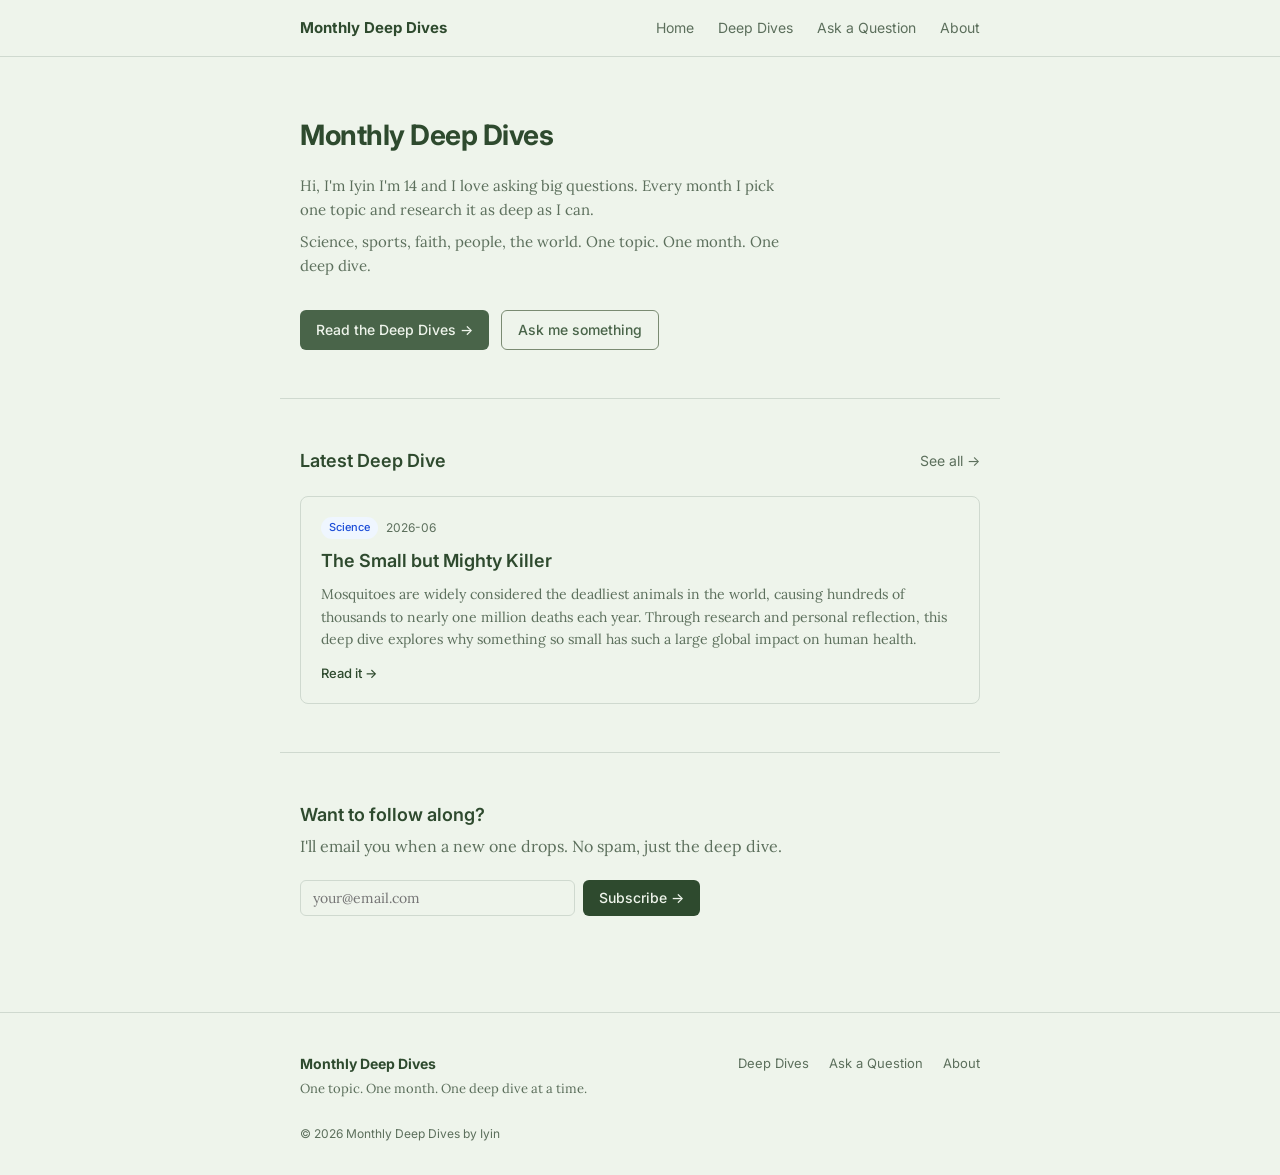
<file: index.html>
<!DOCTYPE html>
<html lang="en">
<head>
  <meta charset="UTF-8" />
  <meta name="viewport" content="width=device-width, initial-scale=1.0" />
  <meta name="description" content="Monthly Deep Dives: A 14-year-old's research journey exploring science, sports, faith, and the world one topic at a time." />
  <meta name="keywords" content="research, deep dive, science, blog, learning" />
  <meta name="author" content="Iyin" />
  <meta property="og:title" content="Monthly Deep Dives" />
  <meta property="og:description" content="Exploring topics deeply, one month at a time" />
  <meta property="og:type" content="website" />
  <title>Monthly Deep Dives</title>
  <link rel="stylesheet" href="styles.css" />
  <link href="https://fonts.googleapis.com/css2?family=Inter:wght@400;500;600;700&family=Lora:ital,wght@0,400;0,500;1,400&display=swap" rel="stylesheet" />
</head>
<body>

  <!-- NAV -->
  <nav class="nav">
    <div class="nav-inner">
      <a href="index.html" class="nav-logo">Monthly Deep Dives</a>
      <div class="nav-links">
        <a href="index.html">Home</a>
        <a href="archive.html">Deep Dives</a>
        <a href="ask.html">Ask a Question</a>
        <a href="about.html">About</a>
      </div>
      <button class="menu-btn" onclick="toggleMenu()">☰</button>
    </div>
    <div class="mobile-menu" id="mobileMenu">
      <a href="index.html" onclick="toggleMenu()">Home</a>
      <a href="archive.html" onclick="toggleMenu()">Deep Dives</a>
      <a href="ask.html" onclick="toggleMenu()">Ask a Question</a>
      <a href="about.html" onclick="toggleMenu()">About</a>
    </div>
  </nav>

  <!-- HERO -->
  <section class="hero">
    <h1>Monthly Deep Dives</h1>
    <p>Hi, I'm Iyin  I'm 14 and I love asking big questions. Every month I pick one topic and research it as deep as I can.</p>
    <p>Science, sports, faith, people, the world. One topic. One month. One deep dive.</p>
    <div class="hero-buttons">
      <a href="archive.html" class="btn btn-dark">Read the Deep Dives →</a>
      <a href="ask.html" class="btn btn-outline">Ask me something</a>
    </div>
  </section>

  <div class="divider"></div>

  <!-- LATEST -->
  <section class="section">
    <div class="section-header">
      <h2>Latest Deep Dive</h2>
      <a href="archive.html" class="see-all">See all →</a>
    </div>
    <div class="card" id="latestDive">
      <p class="muted">Loading...</p>
    </div>
  </section>

  <div class="divider"></div>

  <!-- SUBSCRIBE -->
  <section class="section">
    <h2>Want to follow along?</h2>
    <p class="muted">I'll email you when a new one drops. No spam, just the deep dive.</p>
    <form class="subscribe-form" id="subscribeForm" onsubmit="handleSubscribe(event)">
      <input type="email" id="subEmail" placeholder="your@email.com" required />
      <button type="submit">Subscribe →</button>
    </form>
    <p id="subSuccess" class="success-msg" style="display:none">✓ You're in. See you next month.</p>
  </section>

  <!-- FOOTER -->
  <footer class="footer">
    <div class="footer-inner">
      <div>
        <p class="footer-title">Monthly Deep Dives</p>
        <p class="muted small">One topic. One month. One deep dive at a time.</p>
      </div>
      <div class="footer-links">
        <a href="archive.html">Deep Dives</a>
        <a href="ask.html">Ask a Question</a>
        <a href="about.html">About</a>
      </div>
    </div>
    <p class="footer-copy">© 2026 Monthly Deep Dives by Iyin</p>
  </footer>

  <script src="scrip.js"></script>
</body>
</html>
</file>
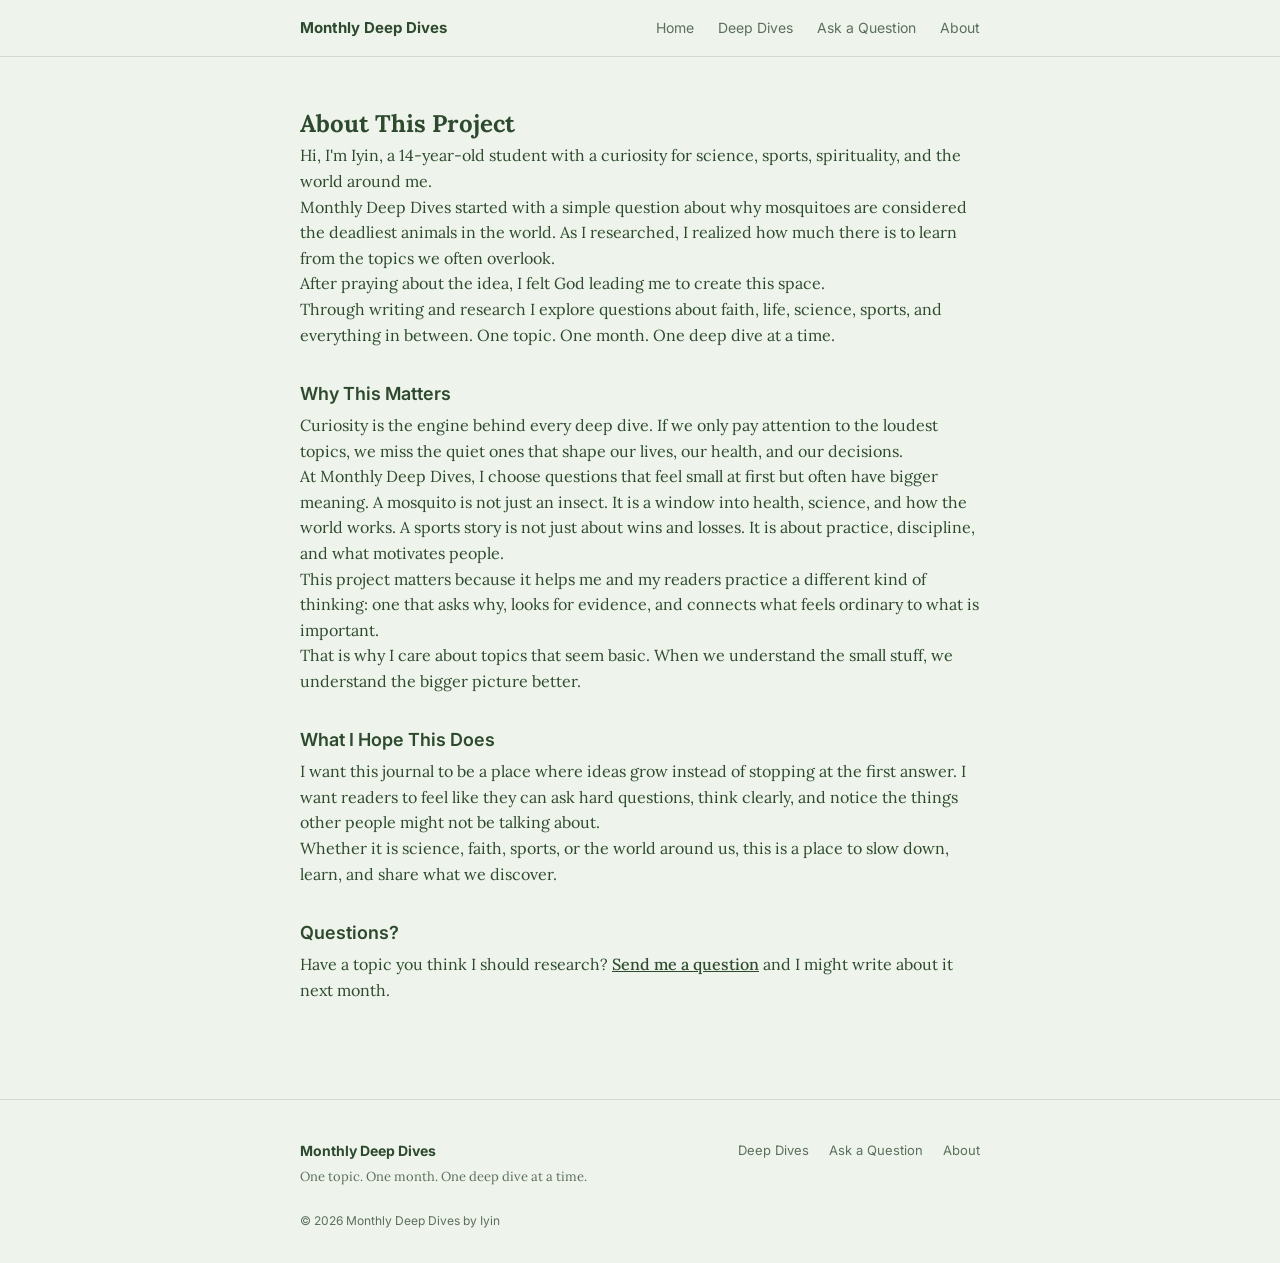
<file: about.html>
<!DOCTYPE html>
<html lang="en">
<head>
  <meta charset="UTF-8" />
  <meta name="viewport" content="width=device-width, initial-scale=1.0" />
  <meta name="description" content="Learn about Iyin and the Monthly Deep Dives project. A 14-year-old exploring big questions." />
  <meta name="keywords" content="about, Iyin, researcher" />
  <meta name="author" content="Iyin" />
  <meta property="og:title" content="About - Monthly Deep Dives" />
  <meta property="og:description" content="Learn about the creator behind Monthly Deep Dives" />
  <title>About</title>
  <link rel="stylesheet" href="styles.css" />
  <link href="https://fonts.googleapis.com/css2?family=Inter:wght@400;500;600;700&family=Lora:ital,wght@0,400;0,500;1,400&display=swap" rel="stylesheet" />
</head>
<body>

  <!-- NAV -->
  <nav class="nav">
    <div class="nav-inner">
      <a href="index.html" class="nav-logo">Monthly Deep Dives</a>
      <div class="nav-links">
        <a href="index.html">Home</a>
        <a href="archive.html">Deep Dives</a>
        <a href="ask.html">Ask a Question</a>
        <a href="about.html">About</a>
      </div>
      <button class="menu-btn" onclick="toggleMenu()">☰</button>
    </div>
    <div class="mobile-menu" id="mobileMenu">
      <a href="index.html" onclick="toggleMenu()">Home</a>
      <a href="archive.html" onclick="toggleMenu()">Deep Dives</a>
      <a href="ask.html" onclick="toggleMenu()">Ask a Question</a>
      <a href="about.html" onclick="toggleMenu()">About</a>
    </div>
  </nav>

  <!-- CONTENT -->
  <section class="section">
    <h1>About This Project</h1>
    <p>Hi, I'm Iyin, a 14-year-old student with a curiosity for science, sports, spirituality, and the world around me.</p>
    <p>Monthly Deep Dives started with a simple question about why mosquitoes are considered the deadliest animals in the world. As I researched, I realized how much there is to learn from the topics we often overlook.</p>
    <p>After praying about the idea, I felt God leading me to create this space.</p>
    <p>Through writing and research I explore questions about faith, life, science, sports, and everything in between. One topic. One month. One deep dive at a time.</p>

    <h2 style="margin-top: 32px;">Why This Matters</h2>
    <p>Curiosity is the engine behind every deep dive. If we only pay attention to the loudest topics, we miss the quiet ones that shape our lives, our health, and our decisions.</p>
    <p>At Monthly Deep Dives, I choose questions that feel small at first but often have bigger meaning. A mosquito is not just an insect. It is a window into health, science, and how the world works. A sports story is not just about wins and losses. It is about practice, discipline, and what motivates people.</p>
    <p>This project matters because it helps me and my readers practice a different kind of thinking: one that asks why, looks for evidence, and connects what feels ordinary to what is important.</p>
    <p>That is why I care about topics that seem basic. When we understand the small stuff, we understand the bigger picture better.</p>

    <h2 style="margin-top: 32px;">What I Hope This Does</h2>
    <p>I want this journal to be a place where ideas grow instead of stopping at the first answer. I want readers to feel like they can ask hard questions, think clearly, and notice the things other people might not be talking about.</p>
    <p>Whether it is science, faith, sports, or the world around us, this is a place to slow down, learn, and share what we discover.</p>

    <h2 style="margin-top: 32px;">Questions?</h2>
    <p>Have a topic you think I should research? <a href="ask.html" style="color: var(--fg); text-decoration: underline; font-weight: 500;">Send me a question</a> and I might write about it next month.</p>
  </section>

  <!-- FOOTER -->
  <footer class="footer">
    <div class="footer-inner">
      <div>
        <p class="footer-title">Monthly Deep Dives</p>
        <p class="muted small">One topic. One month. One deep dive at a time.</p>
      </div>
      <div class="footer-links">
        <a href="archive.html">Deep Dives</a>
        <a href="ask.html">Ask a Question</a>
        <a href="about.html">About</a>
      </div>
    </div>
    <p class="footer-copy">© 2026 Monthly Deep Dives by Iyin</p>
  </footer>

  <script src="scrip.js"></script>
</body>
</html>
</file>
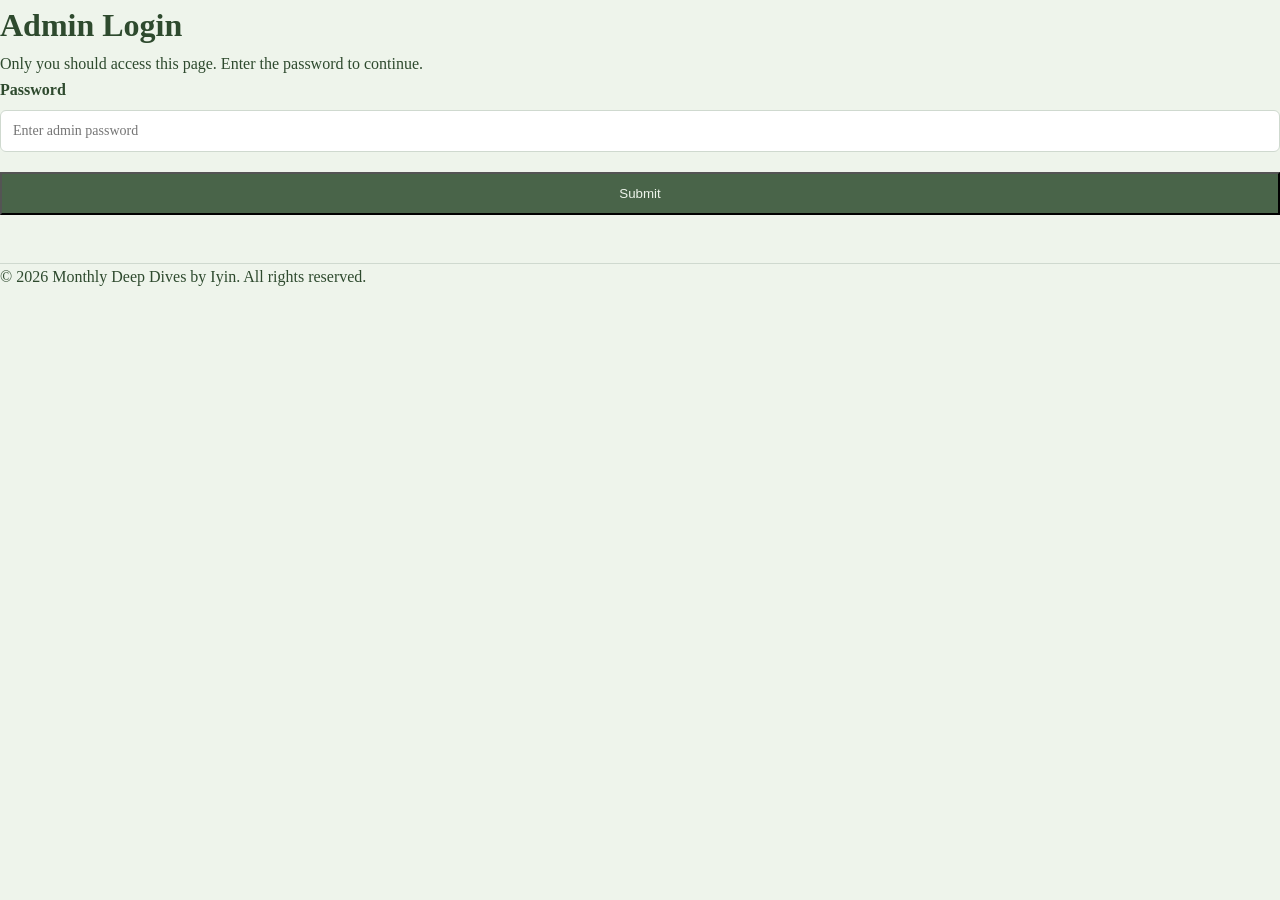
<file: admin.html>
<!DOCTYPE html>
<html lang="en">
<head>
  <meta charset="UTF-8">
  <meta name="viewport" content="width=device-width, initial-scale=1.0">
  <title>Admin Panel - Monthly Deep Dives</title>
  <link rel="stylesheet" href="styles.css">
  <style>
    .admin-section {
      background: var(--secondary);
      padding: 30px;
      border-radius: 8px;
      margin: 20px 0;
    }

    .form-group {
      margin-bottom: 20px;
    }

    .form-group label {
      display: block;
      font-weight: 600;
      margin-bottom: 8px;
      color: var(--fg);
    }

    .form-group input,
    .form-group textarea {
      width: 100%;
      padding: 12px;
      border: 1px solid var(--border);
      border-radius: 6px;
      font-family: 'Lora', serif;
      font-size: 14px;
      box-sizing: border-box;
    }

    .form-group textarea {
      min-height: 120px;
      resize: vertical;
    }

    .form-group small {
      display: block;
      margin-top: 5px;
      color: var(--muted);
    }

    .admin-info ul {
      padding-left: 20px;
    }

    .admin-info a {
      color: #3a6b3a;
      text-decoration: underline;
    }

    .admin-info a:hover {
      color: var(--fg);
    }

    .hidden { display: none; }

    .comment-actions button,
    .draft-actions button {
      margin-right: 8px;
      margin-top: 8px;
    }
  </style>
</head>
<body>
  <main class="container" id="loginScreen">
    <h1>Admin Login</h1>
    <p>Only you should access this page. Enter the password to continue.</p>
    <div class="form-group">
      <label for="adminPassword">Password</label>
      <input type="password" id="adminPassword" placeholder="Enter admin password" />
    </div>
    <button onclick="checkPassword()" class="btn-dark" style="padding: 12px; width: 100%;">Submit</button>
    <p id="loginError" class="muted" style="margin-top: 15px; display: none; color: #721c24;"></p>
  </main>

  <main class="container hidden" id="adminScreen">
    <h1>Admin Panel</h1>
    <p>This page is private. Use it to manage your subscribers, questions, comments, and drafts.</p>

    <section class="admin-section">
      <h3>Subscriber List</h3>
      <div id="subscriberList" style="background: var(--secondary); padding: 15px; border-radius: 8px; max-height: 260px; overflow-y: auto;">
        <p class="muted">No subscribers yet</p>
      </div>
      <button onclick="copySubscribers()" class="btn-outline" style="width: 100%; margin-top: 10px; padding: 10px;">
        Copy All Emails
      </button>
    </section>

    <section class="admin-section">
      <h3>Questions Submitted</h3>
      <div id="questionsList" style="background: var(--secondary); padding: 15px; border-radius: 8px; max-height: 260px; overflow-y: auto;">
        <p class="muted">No questions yet</p>
      </div>
    </section>

    <section class="admin-section">
      <h3>Comments Management</h3>
      <p class="muted">Hide or delete comments from the article discussion area.</p>
      <div id="commentsManagement" style="background: var(--secondary); padding: 15px; border-radius: 8px; max-height: 340px; overflow-y: auto;">
        <p class="muted">No comments yet.</p>
      </div>
    </section>

    <section class="admin-section">
      <h3>Article Drafts</h3>
      <div class="form-group">
        <label for="draftTitle">Draft Title</label>
        <input type="text" id="draftTitle" placeholder="Draft title" />
      </div>
      <div class="form-group">
        <label for="draftSlug">Draft Slug</label>
        <input type="text" id="draftSlug" placeholder="draft-name" />
      </div>
      <div class="form-group">
        <label for="draftCategory">Category</label>
        <input type="text" id="draftCategory" placeholder="Science, Sports, etc." />
      </div>
      <div class="form-group">
        <label for="draftDate">Date</label>
        <input type="text" id="draftDate" placeholder="2026-06" />
      </div>
      <div class="form-group">
        <label for="draftAbstract">Abstract</label>
        <textarea id="draftAbstract" placeholder="Short summary of the draft"></textarea>
      </div>
      <div class="form-group">
        <label for="draftContent">Draft Content</label>
        <textarea id="draftContent" placeholder="Write your article draft here..."></textarea>
      </div>
      <button onclick="saveDraft()" class="btn-dark" style="width: 100%; padding: 12px;">Save Draft</button>
      <div id="draftStatus" class="muted" style="margin-top: 10px;"></div>
      <hr style="margin: 30px 0;">
      <div id="draftsList" style="background: var(--secondary); padding: 15px; border-radius: 8px; max-height: 320px; overflow-y: auto;">
        <p class="muted">No drafts saved yet.</p>
      </div>
    </section>

    <section class="admin-info" style="margin-top: 40px; padding: 20px; background: var(--secondary); border-radius: 8px;">
      <h3>How to use this page</h3>
      <ul style="line-height: 1.8;">
        <li>Only you should access this page. Keep the link private.</li>
        <li>Comments and drafts are stored in the browser on this computer.</li>
        <li>Use the draft section to save ideas before they become articles.</li>
      </ul>
    </section>
  </main>

  <footer class="footer">
    <p>&copy; 2026 Monthly Deep Dives by Iyin. All rights reserved.</p>
  </footer>

  <script src="scrip.js"></script>
  <script>
    const password = 'deepdive2026';

    function checkPassword() {
      const input = document.getElementById('adminPassword').value;
      const error = document.getElementById('loginError');
      if (input === password) {
        document.getElementById('loginScreen').classList.add('hidden');
        document.getElementById('adminScreen').classList.remove('hidden');
        error.style.display = 'none';
        displaySubscribers();
        displayQuestions();
        displayComments();
        displayDrafts();
      } else {
        error.textContent = 'Wrong password. Try again.';
        error.style.display = 'block';
      }
    }

    function displaySubscribers() {
      const subscribers = JSON.parse(localStorage.getItem('subscribers') || '[]');
      const list = document.getElementById('subscriberList');
      if (subscribers.length === 0) {
        list.innerHTML = '<p class="muted">No subscribers yet</p>';
      } else {
        list.innerHTML = subscribers.map((email, i) => 
          `<div style="padding: 8px 0; border-bottom: 1px solid var(--border);">${i + 1}. ${email}</div>`
        ).join('');
      }
    }

    function displayQuestions() {
      const questions = JSON.parse(localStorage.getItem('questions') || '[]');
      const list = document.getElementById('questionsList');
      if (questions.length === 0) {
        list.innerHTML = '<p class="muted">No questions yet</p>';
      } else {
        list.innerHTML = questions.map((q, i) => `
          <div style="padding: 12px 0; border-bottom: 1px solid var(--border);">
            <strong>${i + 1}. ${q.email}</strong>
            <p style="margin: 5px 0 0 0;">${q.question}</p>
            <small class="muted">${new Date(q.date).toLocaleDateString()}</small>
          </div>
        `).join('');
      }
    }

    function getAllComments() {
      const comments = [];
      for (let i = 0; i < localStorage.length; i++) {
        const key = localStorage.key(i);
        if (key && key.startsWith('comments_')) {
          const slug = key.replace('comments_', '');
          const articleComments = JSON.parse(localStorage.getItem(key) || '[]');
          articleComments.forEach(comment => {
            comments.push({ ...comment, articleSlug: slug });
          });
        }
      }
      return comments.sort((a, b) => new Date(b.date) - new Date(a.date));
    }

    function displayComments() {
      const comments = getAllComments();
      const list = document.getElementById('commentsManagement');
      if (comments.length === 0) {
        list.innerHTML = '<p class="muted">No comments yet.</p>';
        return;
      }
      list.innerHTML = comments.map((comment, index) => `
        <div style="padding: 12px 0; border-bottom: 1px solid var(--border);">
          <strong>${index + 1}. [${comment.articleSlug}] ${comment.name}</strong>
          <p style="margin: 6px 0 0 0;">${comment.text}</p>
          <small class="muted">${new Date(comment.date).toLocaleString()}</small>
          <div class="comment-actions">
            <button class="btn-outline" onclick="toggleCommentHidden('${comment.articleSlug}', '${comment.id}')">
              ${comment.hidden ? 'Unhide' : 'Hide'}
            </button>
            <button class="btn-outline" onclick="deleteComment('${comment.articleSlug}', '${comment.id}')">
              Delete
            </button>
          </div>
        </div>
      `).join('');
    }

    function saveCommentsForSlug(slug, comments) {
      localStorage.setItem(`comments_${slug}`, JSON.stringify(comments));
    }

    function deleteComment(slug, id) {
      const comments = JSON.parse(localStorage.getItem(`comments_${slug}`) || '[]');
      const updated = comments.filter(comment => comment.id !== id);
      saveCommentsForSlug(slug, updated);
      displayComments();
    }

    function toggleCommentHidden(slug, id) {
      const comments = JSON.parse(localStorage.getItem(`comments_${slug}`) || '[]');
      const updated = comments.map(comment => {
        if (comment.id === id) {
          return { ...comment, hidden: !comment.hidden };
        }
        return comment;
      });
      saveCommentsForSlug(slug, updated);
      displayComments();
    }

    function copySubscribers() {
      const subscribers = JSON.parse(localStorage.getItem('subscribers') || '[]');
      const emails = subscribers.join(', ');
      navigator.clipboard.writeText(emails).then(() => {
        alert('Copied ' + subscribers.length + ' emails to clipboard!');
      });
    }

    function saveDraft() {
      const title = document.getElementById('draftTitle').value.trim();
      const slug = document.getElementById('draftSlug').value.trim();
      const category = document.getElementById('draftCategory').value.trim();
      const date = document.getElementById('draftDate').value.trim();
      const abstract = document.getElementById('draftAbstract').value.trim();
      const content = document.getElementById('draftContent').value.trim();
      const status = document.getElementById('draftStatus');

      if (!title || !slug) {
        status.textContent = 'Please enter both a draft title and slug.';
        return;
      }

      const drafts = JSON.parse(localStorage.getItem('drafts') || '[]');
      const existing = drafts.find(d => d.slug === slug);
      if (existing) {
        status.textContent = 'A draft with that slug already exists. Choose a different slug.';
        return;
      }

      drafts.push({ id: Date.now().toString(), title, slug, category, date, abstract, content });
      localStorage.setItem('drafts', JSON.stringify(drafts));
      status.textContent = 'Draft saved successfully.';
      displayDrafts();
      document.getElementById('draftTitle').value = '';
      document.getElementById('draftSlug').value = '';
      document.getElementById('draftCategory').value = '';
      document.getElementById('draftDate').value = '';
      document.getElementById('draftAbstract').value = '';
      document.getElementById('draftContent').value = '';
    }

    function displayDrafts() {
      const drafts = JSON.parse(localStorage.getItem('drafts') || '[]');
      const list = document.getElementById('draftsList');
      if (drafts.length === 0) {
        list.innerHTML = '<p class="muted">No drafts saved yet.</p>';
        return;
      }
      list.innerHTML = drafts.map(draft => `
        <div style="padding: 12px 0; border-bottom: 1px solid var(--border);">
          <strong>${draft.title}</strong> <span class="muted">(${draft.slug})</span>
          <p style="margin: 6px 0 0 0;">${draft.abstract || '<em>No summary provided</em>'}</p>
          <div class="draft-actions">
            <button class="btn-outline" onclick="deleteDraft('${draft.id}')">Delete</button>
          </div>
        </div>
      `).join('');
    }

    function deleteDraft(id) {
      const drafts = JSON.parse(localStorage.getItem('drafts') || '[]');
      const updated = drafts.filter(draft => draft.id !== id);
      localStorage.setItem('drafts', JSON.stringify(updated));
      displayDrafts();
    }
  </script>
</body>
</html>
</file>
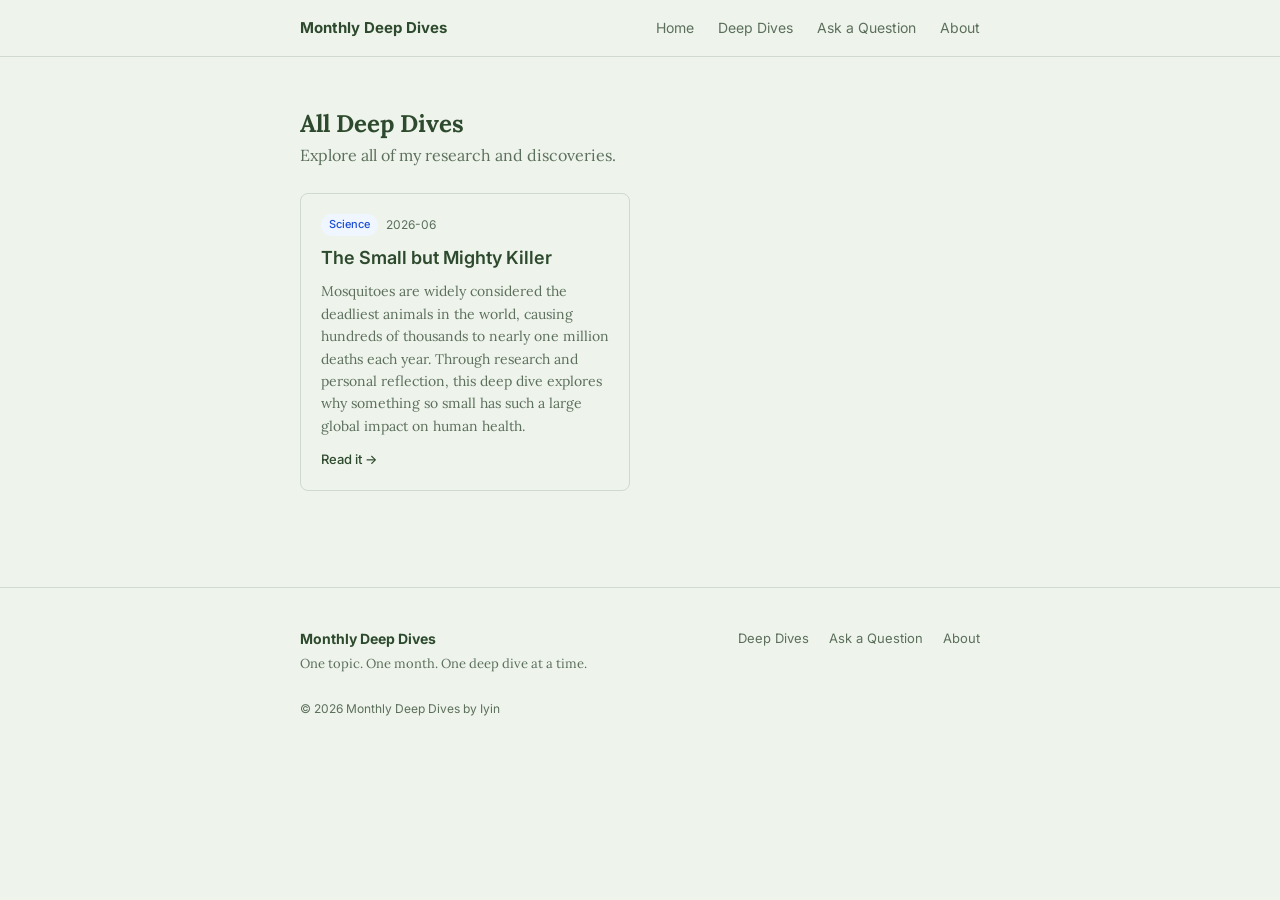
<file: archive.html>
<!DOCTYPE html>
<html lang="en">
<head>
  <meta charset="UTF-8" />
  <meta name="viewport" content="width=device-width, initial-scale=1.0" />
  <meta name="description" content="Archive of all Monthly Deep Dives. Browse through past research topics on science, sports, faith, and more." />
  <meta name="keywords" content="research archive, deep dives, science, topics" />
  <meta name="author" content="Iyin" />
  <meta property="og:title" content="Deep Dives Archive" />
  <meta property="og:description" content="All past research deep dives" />
  <title>Deep Dives Archive</title>
  <link rel="stylesheet" href="styles.css" />
  <link href="https://fonts.googleapis.com/css2?family=Inter:wght@400;500;600;700&family=Lora:ital,wght@0,400;0,500;1,400&display=swap" rel="stylesheet" />
</head>
<body>

  <!-- NAV -->
  <nav class="nav">
    <div class="nav-inner">
      <a href="index.html" class="nav-logo">Monthly Deep Dives</a>
      <div class="nav-links">
        <a href="index.html">Home</a>
        <a href="archive.html">Deep Dives</a>
        <a href="ask.html">Ask a Question</a>
        <a href="about.html">About</a>
      </div>
      <button class="menu-btn" onclick="toggleMenu()">☰</button>
    </div>
    <div class="mobile-menu" id="mobileMenu">
      <a href="index.html" onclick="toggleMenu()">Home</a>
      <a href="archive.html" onclick="toggleMenu()">Deep Dives</a>
      <a href="ask.html" onclick="toggleMenu()">Ask a Question</a>
      <a href="about.html" onclick="toggleMenu()">About</a>
    </div>
  </nav>

  <!-- ARCHIVE -->
  <section class="section">
    <h1>All Deep Dives</h1>
    <p class="muted">Explore all of my research and discoveries.</p>
    <div class="archive-grid" id="archiveGrid">
      <p class="muted">Loading...</p>
    </div>
  </section>

  <!-- FOOTER -->
  <footer class="footer">
    <div class="footer-inner">
      <div>
        <p class="footer-title">Monthly Deep Dives</p>
        <p class="muted small">One topic. One month. One deep dive at a time.</p>
      </div>
      <div class="footer-links">
        <a href="archive.html">Deep Dives</a>
        <a href="ask.html">Ask a Question</a>
        <a href="about.html">About</a>
      </div>
    </div>
    <p class="footer-copy">© 2026 Monthly Deep Dives by Iyin</p>
  </footer>

  <script src="scrip.js"></script>
  <script>
    // Render archive grid
    const archiveGrid = document.getElementById('archiveGrid');
    if (archiveGrid) {
      if (deepDives && deepDives.length > 0) {
        archiveGrid.innerHTML = deepDives.map(dive => {
          return `
            <a href="deep-dive.html?slug=${dive.slug}" class="card">
              <div class="card-meta">
                <span class="badge ${getBadgeClass(dive.category)}">${dive.category}</span>
                <span class="card-date">${dive.date}</span>
              </div>
              <h3>${dive.title}</h3>
              <p>${dive.abstract}</p>
              <span class="card-arrow">Read it →</span>
            </a>
          `;
        }).join('');
      } else {
        archiveGrid.innerHTML = '<p class="muted">No deep dives published yet. Check back soon!</p>';
      }
    }
  </script>
</body>
</html>
</file>
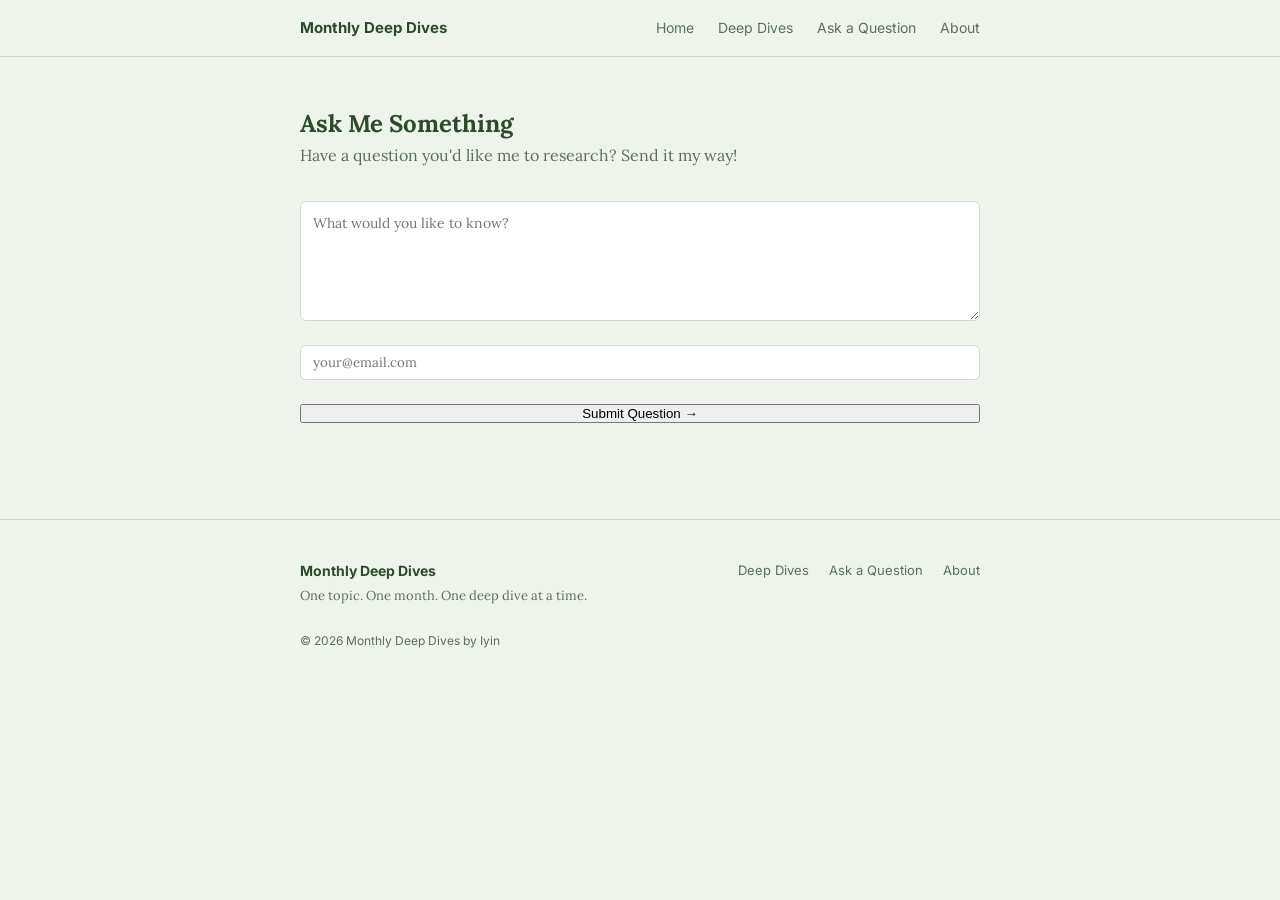
<file: ask.html>
<!DOCTYPE html>
<html lang="en">
<head>
  <meta charset="UTF-8" />
  <meta name="viewport" content="width=device-width, initial-scale=1.0" />
  <meta name="description" content="Ask Iyin a question for the next Monthly Deep Dive. Submit topics you want researched and explored." />
  <meta name="keywords" content="ask question, topic suggestion, research" />
  <meta name="author" content="Iyin" />
  <meta property="og:title" content="Ask a Question - Monthly Deep Dives" />
  <meta property="og:description" content="Suggest a topic for the next deep dive" />
  <title>Ask a Question</title>
  <link rel="stylesheet" href="styles.css" />
  <link href="https://fonts.googleapis.com/css2?family=Inter:wght@400;500;600;700&family=Lora:ital,wght@0,400;0,500;1,400&display=swap" rel="stylesheet" />
</head>
<body>

  <!-- NAV -->
  <nav class="nav">
    <div class="nav-inner">
      <a href="index.html" class="nav-logo">Monthly Deep Dives</a>
      <div class="nav-links">
        <a href="index.html">Home</a>
        <a href="archive.html">Deep Dives</a>
        <a href="ask.html">Ask a Question</a>
        <a href="about.html">About</a>
      </div>
      <button class="menu-btn" onclick="toggleMenu()">☰</button>
    </div>
    <div class="mobile-menu" id="mobileMenu">
      <a href="index.html" onclick="toggleMenu()">Home</a>
      <a href="archive.html" onclick="toggleMenu()">Deep Dives</a>
      <a href="ask.html" onclick="toggleMenu()">Ask a Question</a>
      <a href="about.html" onclick="toggleMenu()">About</a>
    </div>
  </nav>

  <!-- CONTENT -->
  <section class="section">
    <h1>Ask Me Something</h1>
    <p class="muted">Have a question you'd like me to research? Send it my way!</p>
    <form class="ask-form" id="askForm" style="max-width: 100%; margin-top: 32px;" onsubmit="handleAsk(event)">
      <textarea id="askQuestion" placeholder="What would you like to know?" style="width: 100%; padding: 12px; border: 1px solid var(--border); border-radius: 6px; font-family: var(--font-body); font-size: 14px; min-height: 120px; resize: vertical;" required></textarea>
      <input type="email" id="askEmail" placeholder="your@email.com" style="width: 100%; margin-top: 12px; padding: 8px 12px; border: 1px solid var(--border); border-radius: 6px; font-family: var(--font-body);" required />
      <button type="submit" style="margin-top: 12px;">Submit Question →</button>
    </form>
    <p id="askSuccess" class="success-msg" style="display:none; margin-top: 20px;">✓ Thanks for the question! I'll add it to my research list.</p>
  </section>

  <!-- FOOTER -->
  <footer class="footer">
    <div class="footer-inner">
      <div>
        <p class="footer-title">Monthly Deep Dives</p>
        <p class="muted small">One topic. One month. One deep dive at a time.</p>
      </div>
      <div class="footer-links">
        <a href="archive.html">Deep Dives</a>
        <a href="ask.html">Ask a Question</a>
        <a href="about.html">About</a>
      </div>
    </div>
    <p class="footer-copy">© 2026 Monthly Deep Dives by Iyin</p>
  </footer>

  <script src="scrip.js"></script>
  <script>
    function handleAsk(e) {
      e.preventDefault();
      const question = document.getElementById('askQuestion').value;
      const email = document.getElementById('askEmail').value;
      
      // Store question in localStorage
      let questions = JSON.parse(localStorage.getItem('questions') || '[]');
      questions.push({
        email: email,
        question: question,
        date: new Date().toISOString()
      });
      localStorage.setItem('questions', JSON.stringify(questions));
      
      document.getElementById('askForm').style.display = 'none';
      document.getElementById('askSuccess').style.display = 'block';
      console.log('Question submitted:', { question, email, total: questions.length });
    }
  </script>
</body>
</html>
</file>
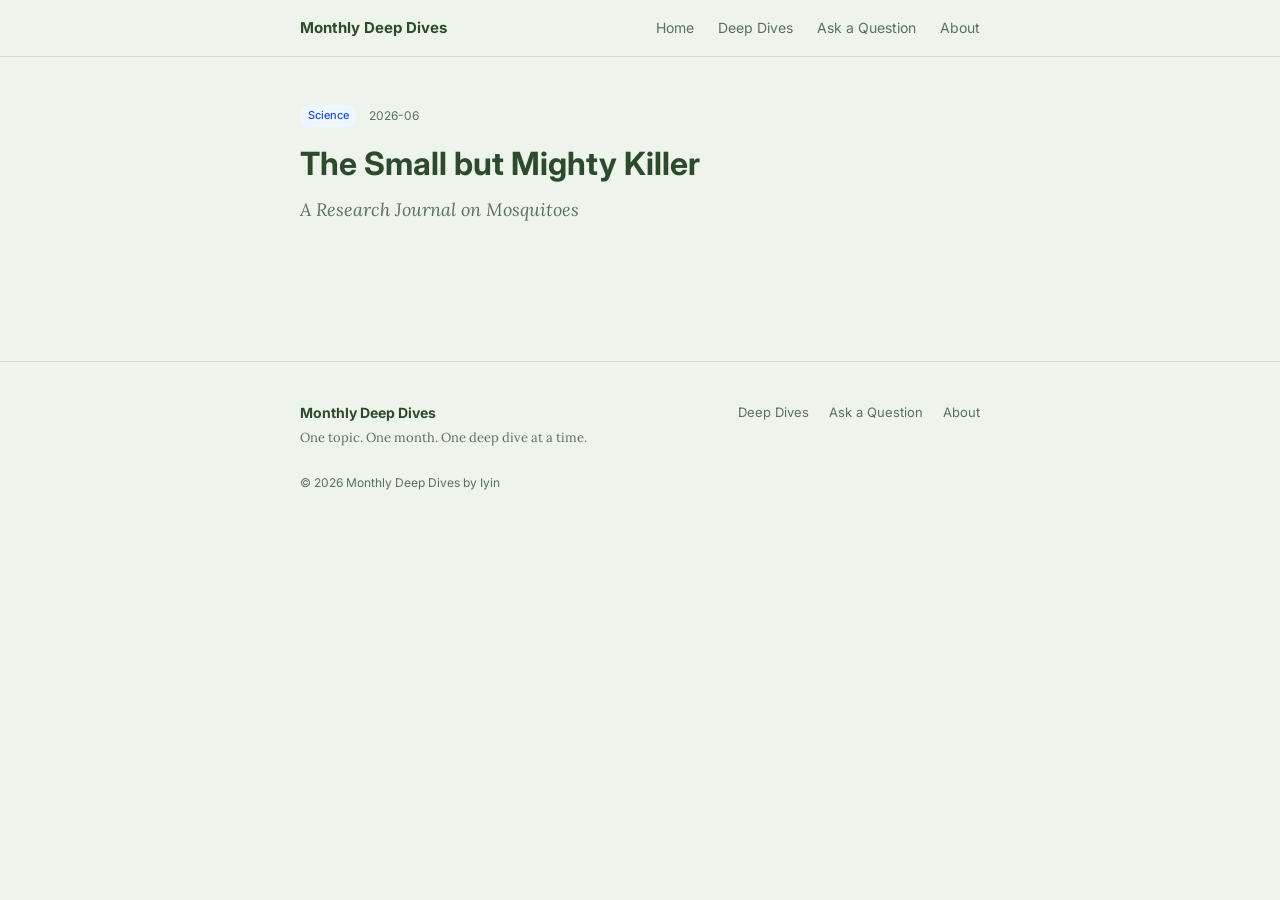
<file: deep-dive.html>
<!DOCTYPE html>
<html lang="en">
<head>
  <meta charset="UTF-8" />
  <meta name="viewport" content="width=device-width, initial-scale=1.0" />
  <meta name="description" content="A deep dive research article exploring a topic in detail. Part of the Monthly Deep Dives series." />
  <meta name="keywords" content="research, deep dive, article, analysis" />
  <meta name="author" content="Iyin" />
  <meta property="og:title" content="Deep Dive - Monthly Deep Dives" />
  <meta property="og:description" content="An in-depth exploration of a fascinating topic" />
  <title>Deep Dive - Monthly Deep Dives</title>
  <link rel="stylesheet" href="styles.css" />
  <link href="https://fonts.googleapis.com/css2?family=Inter:wght@400;500;600;700&family=Lora:ital,wght@0,400;0,500;1,400&display=swap" rel="stylesheet" />
  <style>
    .article-container {
      max-width: 720px;
      margin: 0 auto;
      padding: 48px 20px;
    }
    .article-header {
      margin-bottom: 40px;
    }
    .article-meta {
      display: flex;
      align-items: center;
      gap: 12px;
      margin-bottom: 16px;
    }
    .article-title {
      font-family: var(--font-heading);
      font-size: 32px;
      font-weight: 700;
      margin-bottom: 12px;
      line-height: 1.3;
    }
    .article-subtitle {
      font-size: 18px;
      color: var(--muted);
      font-style: italic;
      margin-bottom: 24px;
    }
    .article-content {
      font-size: 16px;
      line-height: 1.8;
      color: var(--fg);
    }
    .article-content h2 {
      font-family: var(--font-heading);
      font-size: 22px;
      font-weight: 600;
      margin-top: 40px;
      margin-bottom: 16px;
    }
    .article-content h3 {
      font-family: var(--font-heading);
      font-size: 18px;
      font-weight: 600;
      margin-top: 24px;
      margin-bottom: 12px;
    }
    .article-content p {
      margin-bottom: 16px;
    }
    .article-content ul {
      margin-left: 24px;
      margin-bottom: 16px;
    }
    .article-content li {
      margin-bottom: 8px;
    }
    .article-content strong {
      font-weight: 600;
      color: var(--fg);
    }
    .comments-section {
      margin-top: 40px;
      padding: 24px;
      background: #f4f7f0;
      border-radius: 12px;
      border: 1px solid var(--border);
    }
    .comment-form {
      display: grid;
      gap: 12px;
      margin-bottom: 24px;
    }
    .comment-form input,
    .comment-form textarea {
      width: 100%;
      padding: 12px;
      border: 1px solid var(--border);
      border-radius: 10px;
      font-family: 'Lora', serif;
      font-size: 15px;
      box-sizing: border-box;
      resize: vertical;
    }
    .comment-list {
      display: grid;
      gap: 16px;
    }
    .comment-card {
      background: white;
      border: 1px solid var(--border);
      border-radius: 10px;
      padding: 18px;
    }
    .comment-hidden {
      opacity: 0.55;
      background: #ecece8;
    }
    .comment-meta {
      display: flex;
      justify-content: space-between;
      gap: 12px;
      margin-bottom: 10px;
      font-size: 14px;
      color: var(--muted);
    }
  </style>
</head>
<body>

  <!-- NAV -->
  <nav class="nav">
    <div class="nav-inner">
      <a href="index.html" class="nav-logo">Monthly Deep Dives</a>
      <div class="nav-links">
        <a href="index.html">Home</a>
        <a href="archive.html">Deep Dives</a>
        <a href="ask.html">Ask a Question</a>
        <a href="about.html">About</a>
      </div>
      <button class="menu-btn" onclick="toggleMenu()">☰</button>
    </div>
    <div class="mobile-menu" id="mobileMenu">
      <a href="index.html" onclick="toggleMenu()">Home</a>
      <a href="archive.html" onclick="toggleMenu()">Deep Dives</a>
      <a href="ask.html" onclick="toggleMenu()">Ask a Question</a>
      <a href="about.html" onclick="toggleMenu()">About</a>
    </div>
  </nav>

  <!-- ARTICLE -->
  <div class="article-container">
    <div class="article-header" id="articleHeader">
      <div class="article-meta">
        <span class="badge badge-blue" id="articleCategory">Science</span>
        <span class="card-date" id="articleDate">2026-06</span>
      </div>
      <h1 class="article-title" id="articleTitle">The Small but Mighty Killer</h1>
      <p class="article-subtitle" id="articleSubtitle">A Research Journal on Mosquitoes</p>
    </div>

    <div class="article-content" id="articleContent">
      <!-- Content will be inserted here -->
    </div>
  </div>

  <!-- FOOTER -->
  <footer class="footer">
    <div class="footer-inner">
      <div>
        <p class="footer-title">Monthly Deep Dives</p>
        <p class="muted small">One topic. One month. One deep dive at a time.</p>
      </div>
      <div class="footer-links">
        <a href="archive.html">Deep Dives</a>
        <a href="ask.html">Ask a Question</a>
        <a href="about.html">About</a>
      </div>
    </div>
    <p class="footer-copy">© 2026 Monthly Deep Dives by Iyin</p>
  </footer>

  <script src="scrip.js"></script>
  <script>
    const urlParams = new URLSearchParams(window.location.search);
    const slug = urlParams.get('slug');
    const article = deepDives.find(d => d.slug === slug);

    if (article) {
      document.title = article.title + ' - Monthly Deep Dives';
      document.getElementById('articleTitle').textContent = article.title;
      document.getElementById('articleCategory').textContent = article.category;
      document.getElementById('articleCategory').className = 'badge ' + getBadgeClass(article.category);
      document.getElementById('articleDate').textContent = article.date;
      if (slug === 'mosquitoes') {
        loadMosquitoArticle();
      }
    }

    function commentsKey(slug) {
      return `comments_${slug}`;
    }

    function getComments() {
      return JSON.parse(localStorage.getItem(commentsKey(slug)) || '[]');
    }

    function saveComments(comments) {
      localStorage.setItem(commentsKey(slug), JSON.stringify(comments));
    }

    function renderCommentsSection() {
      const comments = getComments();
      const list = document.getElementById('commentList');
      if (!list) return;

      list.innerHTML = comments.length === 0
        ? '<p class="muted">No comments yet. Be the first to share your thoughts.</p>'
        : comments.map(comment => `
          <div class="comment-card ${comment.hidden ? 'comment-hidden' : ''}">
            <div class="comment-meta">
              <span><strong>${comment.name}</strong></span>
              <span class="muted">${new Date(comment.date).toLocaleString()}</span>
            </div>
            <p>${comment.text}</p>
            ${comment.hidden ? '<p class="muted small">Hidden by admin</p>' : ''}
          </div>
        `).join('');

      const form = document.getElementById('commentForm');
      if (!form) return;
      form.onsubmit = function(e) {
        e.preventDefault();
        const name = document.getElementById('commentName').value.trim();
        const text = document.getElementById('commentText').value.trim();
        if (!name || !text) return;

        const newComment = {
          id: Date.now().toString(),
          name,
          text,
          date: new Date().toISOString(),
          hidden: false
        };

        const comments = getComments();
        comments.unshift(newComment);
        saveComments(comments);
        form.reset();
        renderCommentsSection();
      };
    }

    function loadMosquitoArticle() {
      const content = `
        <p><strong>Hook: Why One Tiny Insect Matters More Than You Think</strong></p>
        <p>For a long time, mosquitoes felt like a simple nuisance; a small bite, a little itch, and then you moved on. But that changed when I learned they are ranked among the deadliest animals on earth.</p>
        <p>In this deep dive, I wanted to understand why a creature so easy to ignore can have such a huge impact on human health and history.</p>

        <h2>1. Why I Chose This Topic</h2>
        <p>My own experience made this topic feel personal. Growing up in Nigeria until age 11, I saw mosquito bites as part of daily life. They were common, annoying, and mostly normal.</p>
        <p>Then I discovered the other side of the story: mosquitoes are not dangerous because of their size or their sting. They are dangerous because they carry diseases that can be deadly.</p>
        <p>That contrast between what I saw and what science says is what drove this research.</p>

        <h2>2. First Impressions & Assumptions</h2>
        <p><strong>Before researching, I believed:</strong></p>
        <ul>
          <li>Mosquitoes are annoying but not seriously dangerous</li>
          <li>Their danger is often overstated</li>
          <li>Most bites only cause temporary irritation</li>
          <li>They are only a serious problem in some countries</li>
        </ul>
        <p>These assumptions made sense based on daily life, but the research showed that the truth depends on biology, location, and the diseases the mosquito might carry.</p>

        <h2>3. What Exactly Is a Mosquito?</h2>
        <p>Mosquitoes are small flying insects found in nearly every part of the world. They are built for survival in both water and on land, which is why they seem to appear almost anywhere there is standing water.</p>
        <p>They have six legs, wings, and a long mouthpart called a proboscis. That proboscis is what allows the female mosquito to pierce skin and draw blood.</p>
        <p>Important fact: <strong>only female mosquitoes bite humans</strong>. Male mosquitoes feed on plant nectar, while females bites are driven by reproduction they need blood protein to grow their eggs.</p>

        <h2>4. The Mosquito Life Cycle</h2>
        <p>Mosquitoes have four life stages:</p>
        <ul>
          <li><strong>Egg:</strong> laid on or near still water</li>
          <li><strong>Larva:</strong> lives in water and feeds on organic material</li>
          <li><strong>Pupa:</strong> a resting stage where no feeding occurs</li>
          <li><strong>Adult:</strong> emerges to fly, reproduce, and (for females) bite</li>
        </ul>
        <p>That is why removing standing water is one of the best ways to reduce mosquito populations.</p>

        <h2>5. How Mosquitoes Find People</h2>
        <p>Mosquitoes do not bite randomly. Female mosquitoes search for people using a sequence of signals:</p>
        <ul>
          <li>Carbon dioxide from breath</li>
          <li>Body heat</li>
          <li>Skin odors and sweat</li>
          <li>Movement and visual contrast</li>
        </ul>
        <p>These steps explain why mosquitoes can seem attracted to some people more than others. They are following a path of signals, not just biting whoever is closest.</p>

        <h2>6. Why Mosquitoes Spread Disease</h2>
        <p>Mosquitoes are dangerous because they can be <strong>vectors</strong> — carriers that move viruses or parasites from one host to another.</p>
        <p>When an infected mosquito feeds, it injects saliva into the skin. If the mosquito is carrying a pathogen, that saliva can transfer the disease into the bloodstream.</p>
        <p>One familiar example is <strong>malaria</strong>, caused by a parasite that lives inside certain mosquitoes. After biting an infected person, the mosquito can later pass the parasite to another person.</p>
        <p>It is important to know that mosquito diseases do not spread from person to person directly. The mosquito is the middleman.</p>

        <h2>7. Why Some People Get Bitten More</h2>
        <p>Not everyone is equally attractive to mosquitoes. Some factors that make a person more likely to be bitten include:</p>
        <ul>
          <li>Breathing out more carbon dioxide</li>
          <li>Warmer body temperature</li>
          <li>Specific skin odors produced by sweat and bacteria</li>
          <li>Wearing darker clothing</li>
        </ul>
        <p>That is why people who exercise, are pregnant, or simply have a certain body chemistry can receive more bites than others.</p>

        <h2>8. Why They Are One of the Deadliest Animals</h2>
        <p>Mosquitoes are listed among the deadliest animals because of the diseases they carry, not because their bite is strong or poisonous. The danger comes from what is passed into the bloodstream during feeding.</p>
        <p><strong>Major diseases carried by mosquitoes include:</strong></p>
        <ul>
          <li>Malaria</li>
          <li>Dengue fever</li>
          <li>Zika virus</li>
          <li>West Nile virus</li>
          <li>Yellow fever</li>
          <li>Chikungunya</li>
        </ul>
        <p>Even though only a small number of mosquito species spread these diseases, their ability to survive in many environments means the risk is widespread.</p>

        <h2>9. How People Stay Safe</h2>
        <p>People protect themselves from mosquitoes in three ways:</p>
        <ul>
          <li><strong>Personal protection</strong> like repellents, long sleeves, and bed nets</li>
          <li><strong>Environmental control</strong> such as removing standing water and using window screens</li>
          <li><strong>Community action</strong> including larvicides, biological controls, and vaccine campaigns</li>
        </ul>

        <h2>10. Do Mosquitoes Have a Purpose?</h2>
        <p>Mosquitoes are part of a larger ecosystem. They are food for birds, fish, bats, and other insects, and their larvae help move nutrients through water systems.</p>
        <p>At the same time, their role as disease carriers makes them one of the most complex and important species to study from a human health perspective.</p>

        <h2>11. Final Thoughts</h2>
        <p>This research changed how I think about mosquitoes. They are not simply annoying insects. They are tiny animals with a powerful impact on health, science, and the world around us.</p>
        <p>Mosquitoes remind us that small things can matter a lot. Learning more about them helps us understand how biology, environment, and human behavior connect.</p>
        <p>If you want to reduce risk, the best strategy is to combine personal care with smart, community-level actions.</p>

        <div class="comments-section" id="commentsSection">
          <h2>Discussion</h2>
          <p class="muted">Share your thoughts, questions, or personal experiences with mosquitoes and disease prevention.</p>
          <form id="commentForm" class="comment-form">
            <label for="commentName">Name</label>
            <input id="commentName" type="text" placeholder="Your name" required />
            <label for="commentText">Comment</label>
            <textarea id="commentText" placeholder="What did you think about the article?" required></textarea>
            <button type="submit" class="btn-dark">Post Comment</button>
          </form>
          <div id="commentList" class="comment-list"></div>
        </div>
      `;
      document.getElementById('articleContent').innerHTML = content;
      renderCommentsSection();
    }
  </script>
</body>
</html>
</file>
<file: styles.css>
*, *::before, *::after { box-sizing: border-box; margin: 0; padding: 0; }

:root {
  --bg: #eef4eb;
  --fg: #2e4a2e;
  --muted: #5c6f5c;
  --border: #cfd9cf;
  --secondary: #e6efe3;
  --font-heading: 'Inter', sans-serif;
  --font-body: 'Lora', Georgia, serif;
}

body {
  background: var(--bg);
  color: var(--fg);
  font-family: var(--font-body);
  font-size: 16px;
  line-height: 1.6;
}

a { color: inherit; text-decoration: none; }

/* NAV */
.nav {
  position: sticky;
  top: 0;
  background: var(--bg);
  border-bottom: 1px solid var(--border);
  z-index: 100;
}
.nav-inner {
  max-width: 720px;
  margin: 0 auto;
  padding: 0 20px;
  height: 56px;
  display: flex;
  align-items: center;
  justify-content: space-between;
}
.nav-logo {
  font-family: var(--font-heading);
  font-weight: 700;
  font-size: 15px;
}
.nav-links { display: flex; gap: 24px; }
.nav-links a {
  font-family: var(--font-heading);
  font-size: 14px;
  color: var(--muted);
  transition: color 0.15s;
}
.nav-links a:hover { color: var(--fg); }
.menu-btn {
  display: none;
  background: none;
  border: none;
  font-size: 20px;
  cursor: pointer;
}
.mobile-menu {
  display: none;
  flex-direction: column;
  border-top: 1px solid var(--border);
}
.mobile-menu a {
  padding: 12px 20px;
  font-family: var(--font-heading);
  font-size: 14px;
  border-bottom: 1px solid var(--border);
  color: var(--muted);
}
.mobile-menu.open { display: flex; }

/* HERO */
.hero {
  max-width: 720px;
  margin: 0 auto;
  padding: 56px 20px 48px;
}
.hero h1 {
  font-family: var(--font-heading);
  font-size: 28px;
  font-weight: 700;
  letter-spacing: -0.5px;
  margin-bottom: 16px;
}
.hero p {
  font-size: 15px;
  color: var(--muted);
  max-width: 480px;
  margin-bottom: 8px;
}
.hero-buttons {
  display: flex;
  flex-wrap: wrap;
  gap: 12px;
  margin-top: 32px;
}
.btn {
  display: inline-flex;
  align-items: center;
  gap: 6px;
  padding: 8px 16px;
  border-radius: 6px;
  font-family: var(--font-heading);
  font-size: 14px;
  font-weight: 500;
  cursor: pointer;
  transition: opacity 0.15s;
  text-decoration: none;
}
.btn-dark { background: #496449; color: var(--bg); }
.btn-dark:hover { opacity: 0.9; }
.btn-outline { border: 1px solid #7a8b72; color: #496449; }
.btn-outline:hover { background: #dce7d6; }

/* DIVIDER */
.divider {
  max-width: 720px;
  margin: 0 auto;
  padding: 0 20px;
  border-top: 1px solid var(--border);
}

/* SECTIONS */
.section {
  max-width: 720px;
  margin: 0 auto;
  padding: 48px 20px;
}
.section h2 {
  font-family: var(--font-heading);
  font-size: 18px;
  font-weight: 600;
  margin-bottom: 4px;
}
.section-header {
  display: flex;
  justify-content: space-between;
  align-items: center;
  margin-bottom: 20px;
}
.section-header h2 { margin-bottom: 0; }
.see-all { font-family: var(--font-heading); font-size: 14px; color: var(--muted); }
.see-all:hover { color: var(--fg); }

/* CARD */
.card {
  border: 1px solid var(--border);
  border-radius: 8px;
  padding: 20px;
  transition: border-color 0.15s;
  display: block;
}
.card:hover { border-color: rgba(20,20,20,0.3); }
.card-meta {
  display: flex;
  align-items: center;
  gap: 8px;
  margin-bottom: 8px;
}
.badge {
  font-family: var(--font-heading);
  font-size: 11px;
  font-weight: 500;
  padding: 2px 8px;
  border-radius: 999px;
}
.badge-blue { background: #eff6ff; color: #1d4ed8; }
.badge-green { background: #f0fdf4; color: #15803d; }
.badge-purple { background: #faf5ff; color: #7e22ce; }
.badge-yellow { background: #fefce8; color: #a16207; }
.badge-orange { background: #fff7ed; color: #c2410c; }
.badge-default { background: var(--secondary); color: var(--muted); }
.card-date { font-family: var(--font-heading); font-size: 12px; color: var(--muted); }
.card h3 {
  font-family: var(--font-heading);
  font-size: 18px;
  font-weight: 600;
  margin-bottom: 8px;
}
.card p { font-size: 14px; color: var(--muted); line-height: 1.6; }
.card-arrow {
  font-family: var(--font-heading);
  font-size: 13px;
  font-weight: 500;
  margin-top: 12px;
  display: block;
}

/* SUBSCRIBE */
.subscribe-form {
  display: flex;
  gap: 8px;
  max-width: 400px;
  margin-top: 20px;
}
.subscribe-form input {
  flex: 1;
  border: 1px solid var(--border);
  border-radius: 6px;
  padding: 8px 12px;
  font-size: 14px;
  font-family: var(--font-body);
  background: var(--bg);
  outline: none;
}
.subscribe-form input:focus { box-shadow: 0 0 0 2px rgba(20,20,20,0.15); }
.subscribe-form button {
  background: var(--fg);
  color: var(--bg);
  border: none;
  border-radius: 6px;
  padding: 8px 16px;
  font-size: 14px;
  font-family: var(--font-heading);
  font-weight: 500;
  cursor: pointer;
  white-space: nowrap;
}
.subscribe-form button:hover { opacity: 0.8; }
.success-msg { font-size: 14px; color: var(--muted); margin-top: 12px; }

/* ASK form: stack fields vertically so email input is visible */
.ask-form {
  display: flex;
  flex-direction: column;
  gap: 12px;
  max-width: 100%;
}
.ask-form textarea,
.ask-form input {
  width: 100%;
}

/* MUTED / HELPERS */
.muted { color: var(--muted); }
.small { font-size: 13px; }

/* FOOTER */
.footer {
  border-top: 1px solid var(--border);
  margin-top: 48px;
}
.footer-inner {
  max-width: 720px;
  margin: 0 auto;
  padding: 40px 20px 24px;
  display: flex;
  justify-content: space-between;
  align-items: flex-start;
  flex-wrap: wrap;
  gap: 24px;
}
.footer-title {
  font-family: var(--font-heading);
  font-weight: 700;
  font-size: 14px;
  margin-bottom: 4px;
}
.footer-links {
  display: flex;
  gap: 20px;
}
.footer-links a {
  font-family: var(--font-heading);
  font-size: 13px;
  color: var(--muted);
}
.footer-links a:hover { color: var(--fg); }
.footer-copy {
  max-width: 720px;
  margin: 0 auto;
  padding: 0 20px 32px;
  font-family: var(--font-heading);
  font-size: 12px;
  color: var(--muted);
}

/* ARCHIVE GRID */
.archive-grid {
  display: grid;
  grid-template-columns: 1fr;
  gap: 20px;
  margin-top: 24px;
}
@media (min-width: 768px) {
  .archive-grid {
    grid-template-columns: repeat(2, 1fr);
  }
}

/* RESPONSIVE */
@media (max-width: 600px) {
  .nav-links { display: none; }
  .menu-btn { display: block; }
  .hero h1 { font-size: 24px; }
  .footer-inner { flex-direction: column; }
}
</file>
